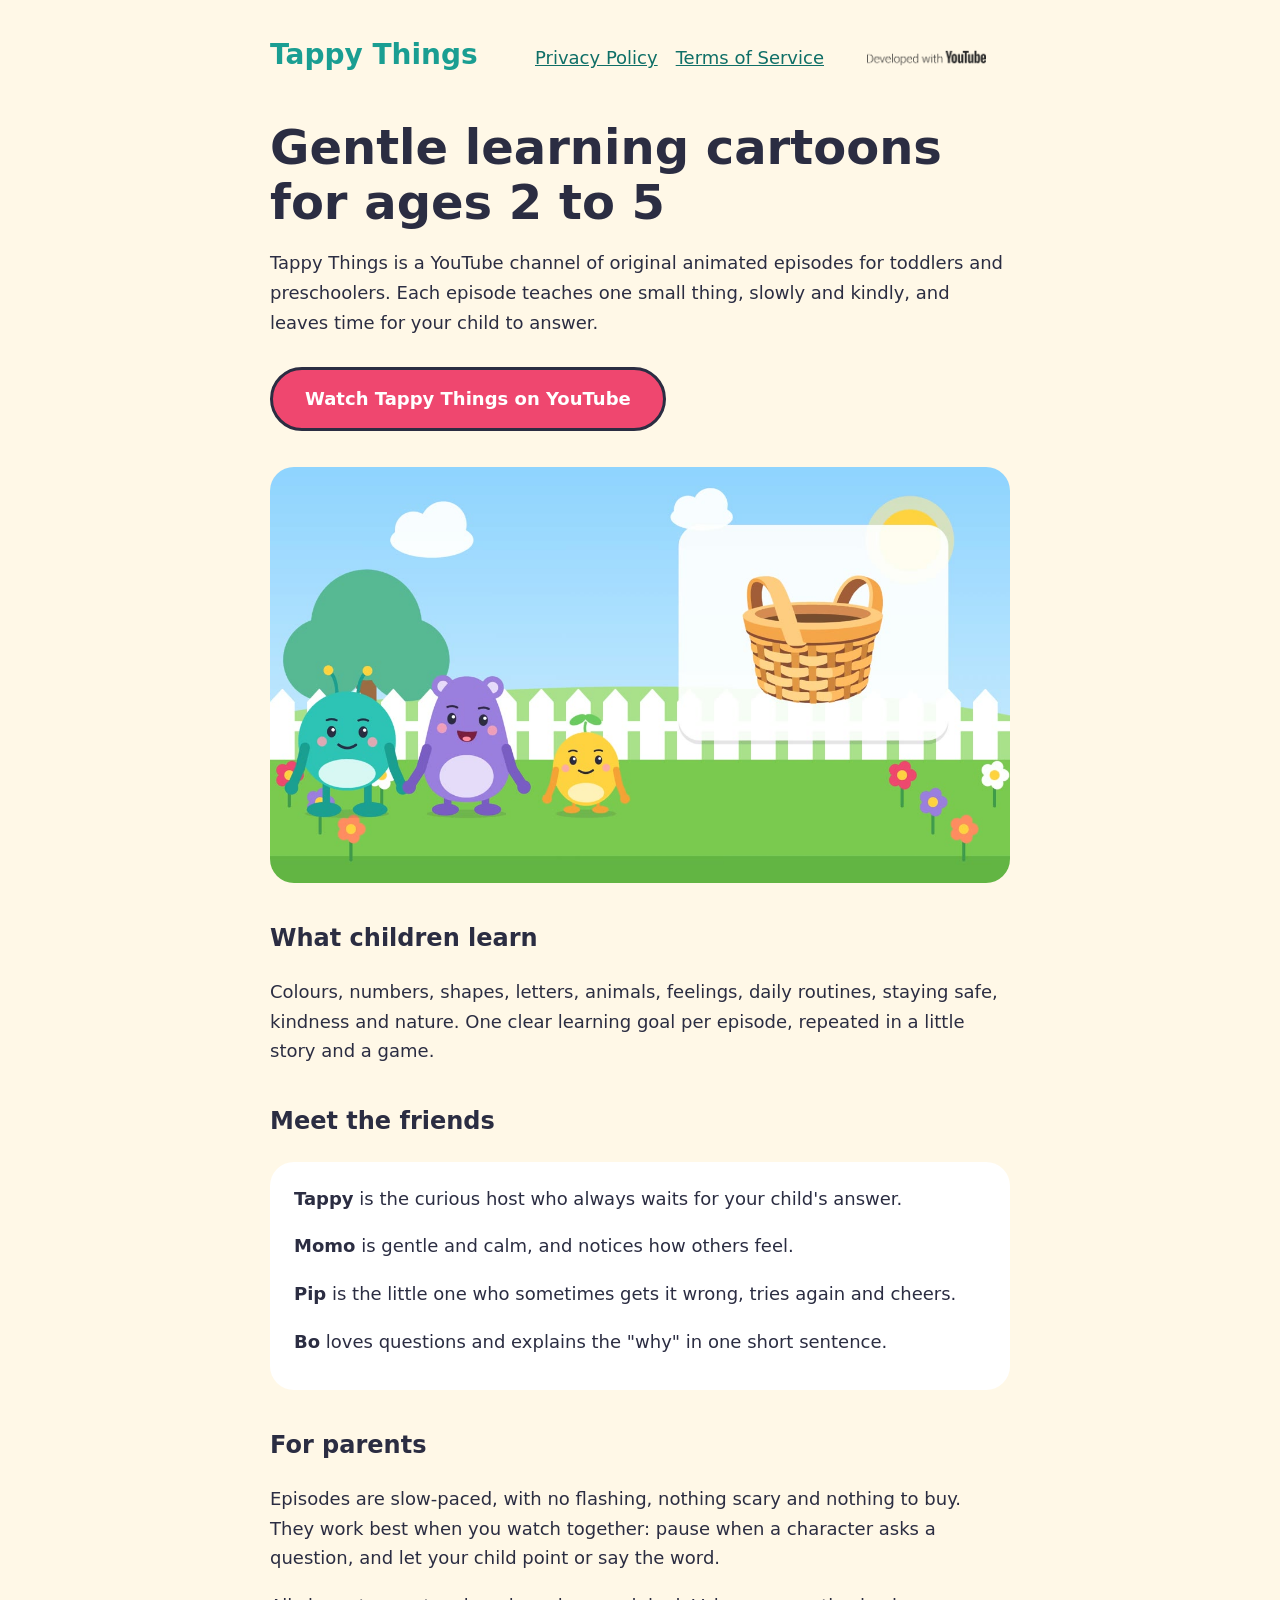
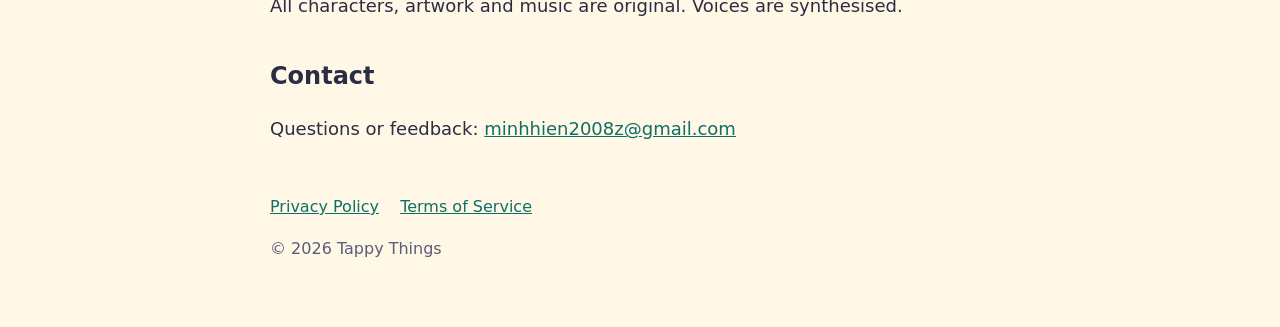
<file: index.html>
<!doctype html>
<html lang="en">
<head>
  <meta charset="utf-8">
  <meta name="viewport" content="width=device-width, initial-scale=1">
  <title>Tappy Things – gentle learning cartoons for ages 2 to 5</title>
  <meta name="description" content="Tappy Things is a YouTube channel of original, calm educational cartoons for children aged 2 to 5: colours, numbers, shapes, letters, feelings and kindness.">
  <link rel="stylesheet" href="style.css">
</head>
<body>
  <header>
    <a class="brand" href="./">Tappy Things</a>
    <nav aria-label="Site">
      <a href="privacy.html">Privacy Policy</a>
      <a href="terms.html">Terms of Service</a>
      <a class="yt" href="https://www.youtube.com/@Tappythings"><img src="developed-with-youtube.png" width="168" height="60" alt="Developed with YouTube"></a>
    </nav>
  </header>

  <main>
    <h1>Gentle learning cartoons for ages 2 to 5</h1>
    <p>Tappy Things is a YouTube channel of original animated episodes for toddlers and preschoolers. Each episode teaches one small thing, slowly and kindly, and leaves time for your child to answer.</p>
    <p><a class="button" href="https://www.youtube.com/@Tappythings">Watch Tappy Things on YouTube</a></p>

    <img class="hero" src="hero.jpg" width="1280" height="720" alt="Tappy, Momo and Pip, three friendly cartoon characters, standing in a sunny garden with a white fence.">

    <h2>What children learn</h2>
    <p>Colours, numbers, shapes, letters, animals, feelings, daily routines, staying safe, kindness and nature. One clear learning goal per episode, repeated in a little story and a game.</p>

    <h2>Meet the friends</h2>
    <div class="card">
      <p><strong>Tappy</strong> is the curious host who always waits for your child's answer.</p>
      <p><strong>Momo</strong> is gentle and calm, and notices how others feel.</p>
      <p><strong>Pip</strong> is the little one who sometimes gets it wrong, tries again and cheers.</p>
      <p><strong>Bo</strong> loves questions and explains the "why" in one short sentence.</p>
    </div>

    <h2>For parents</h2>
    <p>Episodes are slow-paced, with no flashing, nothing scary and nothing to buy. They work best when you watch together: pause when a character asks a question, and let your child point or say the word.</p>
    <p>All characters, artwork and music are original. Voices are synthesised.</p>

    <h2>Contact</h2>
    <p>Questions or feedback: <a href="mailto:minhhien2008z@gmail.com">minhhien2008z@gmail.com</a></p>
  </main>

  <footer>
    <a href="privacy.html">Privacy Policy</a>
    <a href="terms.html">Terms of Service</a>
    <p>© 2026 Tappy Things</p>
  </footer>
</body>
</html>
</file>
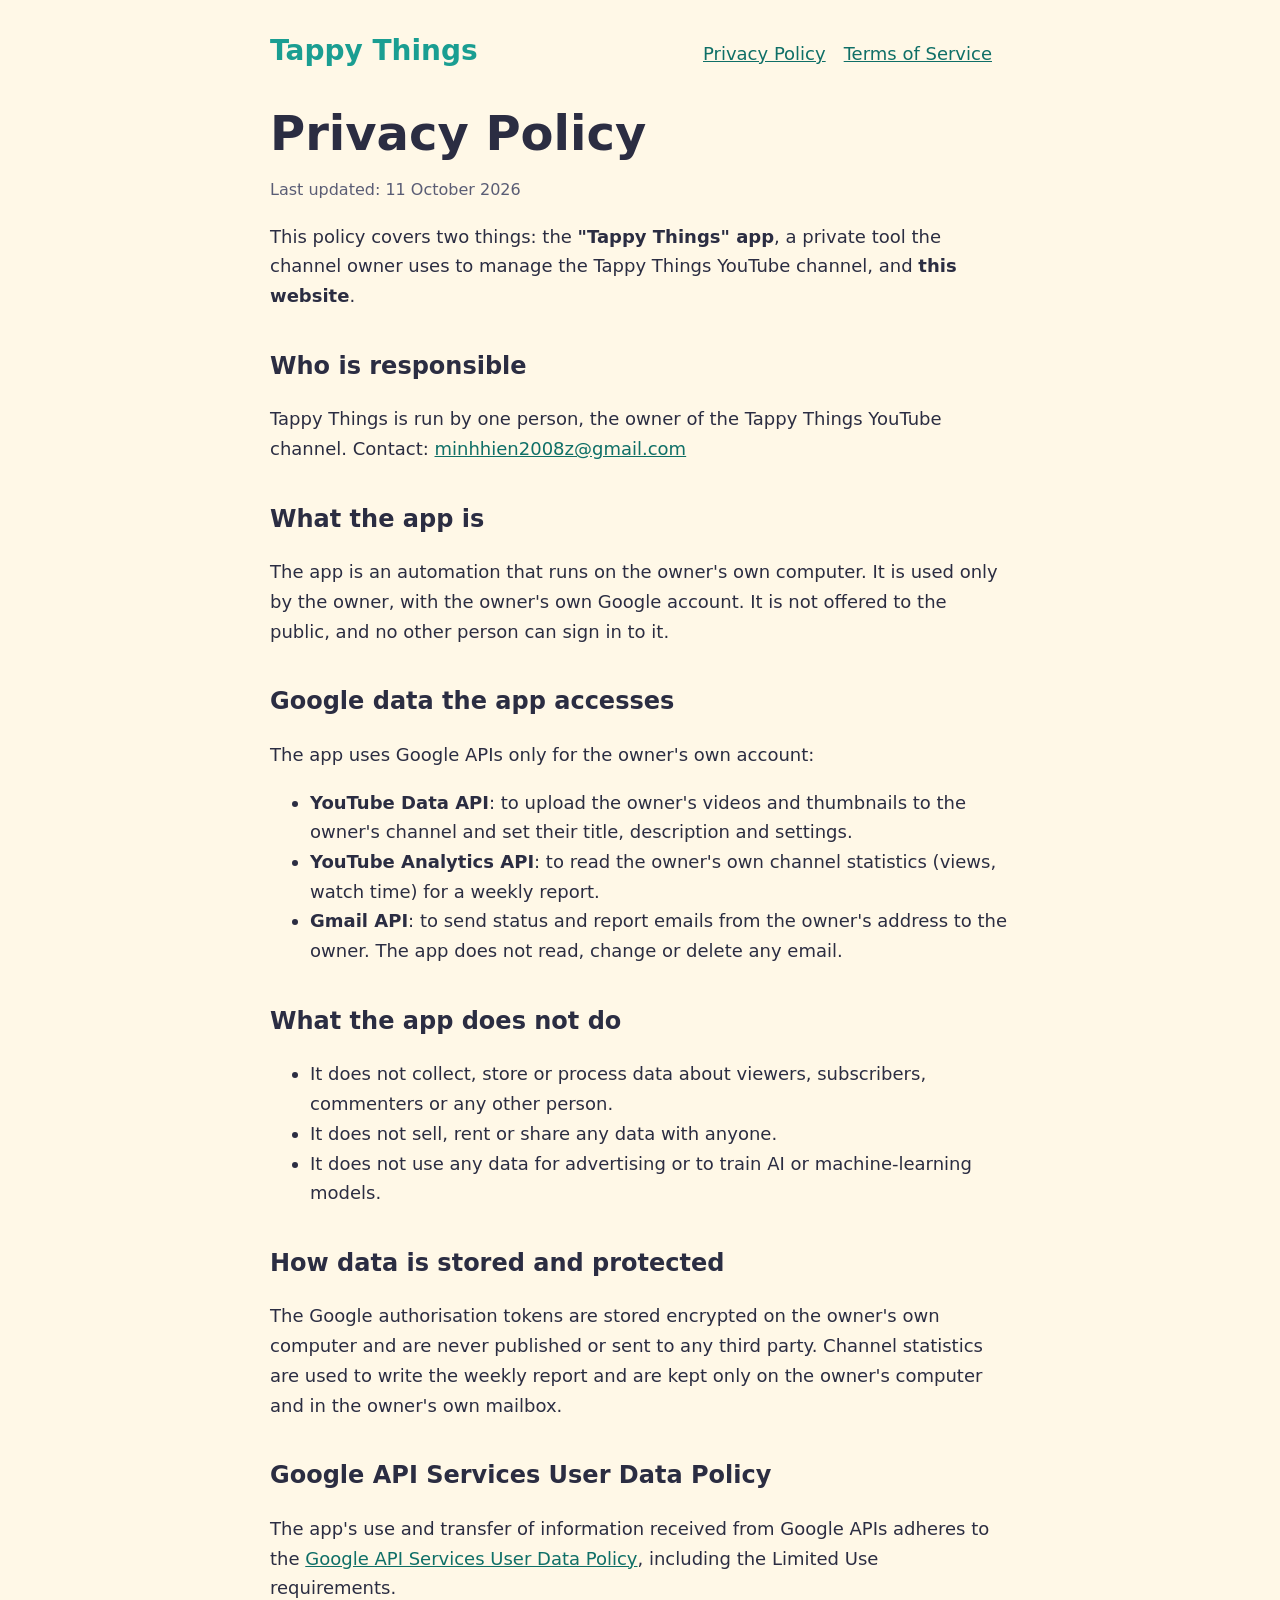
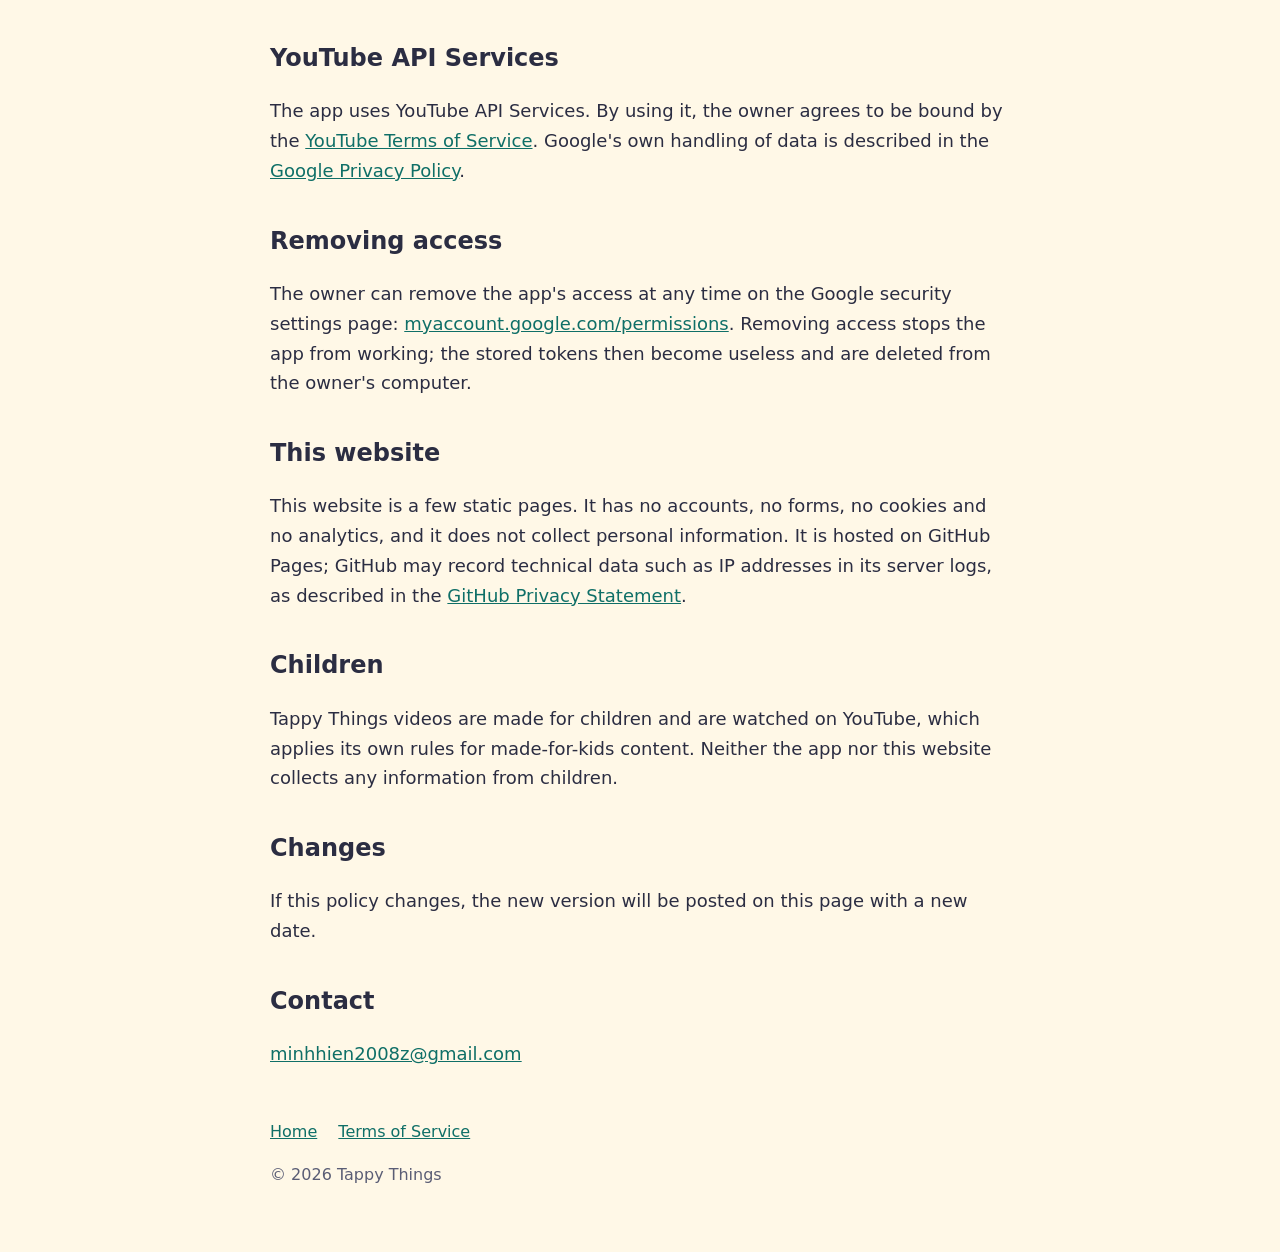
<file: privacy.html>
<!doctype html>
<html lang="en">
<head>
  <meta charset="utf-8">
  <meta name="viewport" content="width=device-width, initial-scale=1">
  <title>Privacy Policy – Tappy Things</title>
  <meta name="description" content="Privacy Policy for the Tappy Things app and website.">
  <link rel="stylesheet" href="style.css">
</head>
<body>
  <header>
    <a class="brand" href="./">Tappy Things</a>
    <nav aria-label="Site">
      <a href="privacy.html" aria-current="page">Privacy Policy</a>
      <a href="terms.html">Terms of Service</a>
    </nav>
  </header>

  <main>
    <h1>Privacy Policy</h1>
    <p class="updated">Last updated: 11 October 2026</p>

    <p>This policy covers two things: the <strong>"Tappy Things" app</strong>, a private tool the channel owner uses to manage the Tappy Things YouTube channel, and <strong>this website</strong>.</p>

    <h2>Who is responsible</h2>
    <p>Tappy Things is run by one person, the owner of the Tappy Things YouTube channel. Contact: <a href="mailto:minhhien2008z@gmail.com">minhhien2008z@gmail.com</a></p>

    <h2>What the app is</h2>
    <p>The app is an automation that runs on the owner's own computer. It is used only by the owner, with the owner's own Google account. It is not offered to the public, and no other person can sign in to it.</p>

    <h2>Google data the app accesses</h2>
    <p>The app uses Google APIs only for the owner's own account:</p>
    <ul>
      <li><strong>YouTube Data API</strong>: to upload the owner's videos and thumbnails to the owner's channel and set their title, description and settings.</li>
      <li><strong>YouTube Analytics API</strong>: to read the owner's own channel statistics (views, watch time) for a weekly report.</li>
      <li><strong>Gmail API</strong>: to send status and report emails from the owner's address to the owner. The app does not read, change or delete any email.</li>
    </ul>

    <h2>What the app does not do</h2>
    <ul>
      <li>It does not collect, store or process data about viewers, subscribers, commenters or any other person.</li>
      <li>It does not sell, rent or share any data with anyone.</li>
      <li>It does not use any data for advertising or to train AI or machine-learning models.</li>
    </ul>

    <h2>How data is stored and protected</h2>
    <p>The Google authorisation tokens are stored encrypted on the owner's own computer and are never published or sent to any third party. Channel statistics are used to write the weekly report and are kept only on the owner's computer and in the owner's own mailbox.</p>

    <h2>Google API Services User Data Policy</h2>
    <p>The app's use and transfer of information received from Google APIs adheres to the <a href="https://developers.google.com/terms/api-services-user-data-policy">Google API Services User Data Policy</a>, including the Limited Use requirements.</p>

    <h2 id="youtube">YouTube API Services</h2>
    <p>The app uses YouTube API Services. By using it, the owner agrees to be bound by the <a href="https://www.youtube.com/t/terms">YouTube Terms of Service</a>. Google's own handling of data is described in the <a href="https://policies.google.com/privacy">Google Privacy Policy</a>.</p>

    <h2>Removing access</h2>
    <p>The owner can remove the app's access at any time on the Google security settings page: <a href="https://myaccount.google.com/permissions">myaccount.google.com/permissions</a>. Removing access stops the app from working; the stored tokens then become useless and are deleted from the owner's computer.</p>

    <h2>This website</h2>
    <p>This website is a few static pages. It has no accounts, no forms, no cookies and no analytics, and it does not collect personal information. It is hosted on GitHub Pages; GitHub may record technical data such as IP addresses in its server logs, as described in the <a href="https://docs.github.com/en/site-policy/privacy-policies/github-general-privacy-statement">GitHub Privacy Statement</a>.</p>

    <h2>Children</h2>
    <p>Tappy Things videos are made for children and are watched on YouTube, which applies its own rules for made-for-kids content. Neither the app nor this website collects any information from children.</p>

    <h2>Changes</h2>
    <p>If this policy changes, the new version will be posted on this page with a new date.</p>

    <h2>Contact</h2>
    <p><a href="mailto:minhhien2008z@gmail.com">minhhien2008z@gmail.com</a></p>
  </main>

  <footer>
    <a href="./">Home</a>
    <a href="terms.html">Terms of Service</a>
    <p>© 2026 Tappy Things</p>
  </footer>
</body>
</html>
</file>
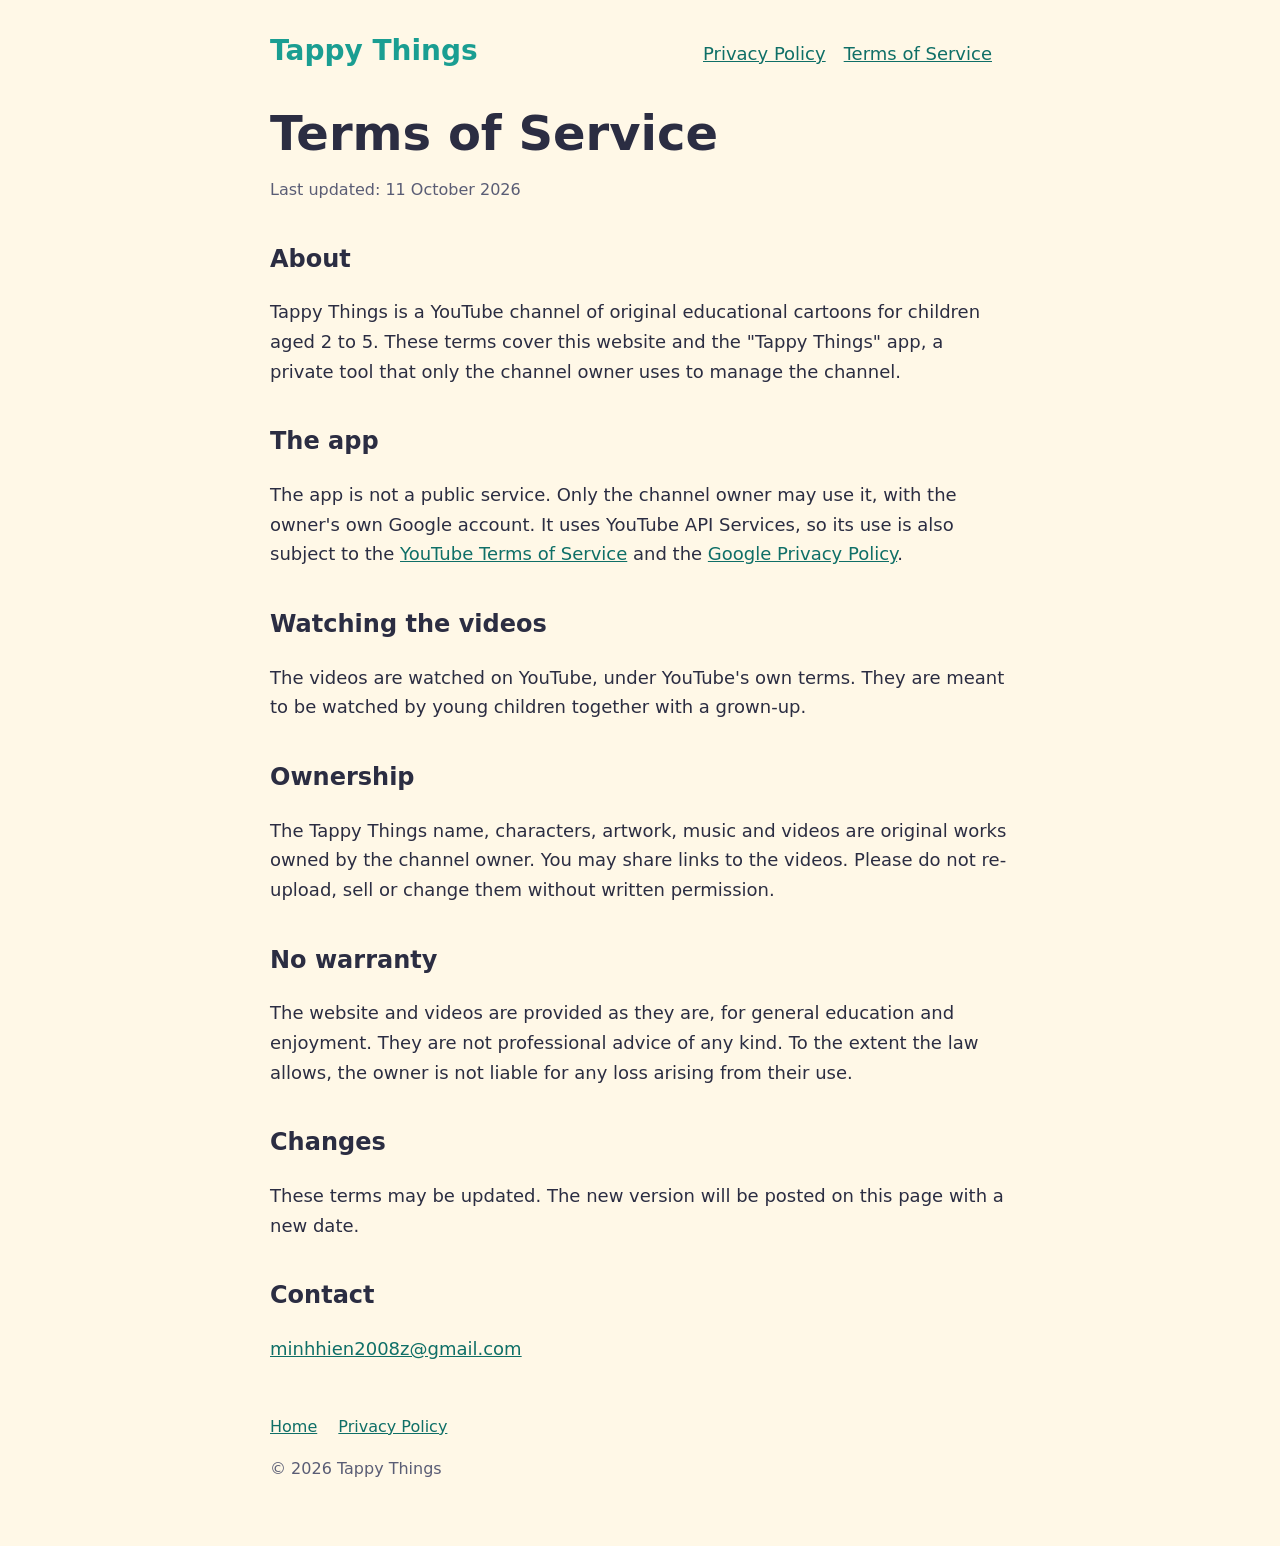
<file: terms.html>
<!doctype html>
<html lang="en">
<head>
  <meta charset="utf-8">
  <meta name="viewport" content="width=device-width, initial-scale=1">
  <title>Terms of Service – Tappy Things</title>
  <meta name="description" content="Terms of Service for the Tappy Things app and website.">
  <link rel="stylesheet" href="style.css">
</head>
<body>
  <header>
    <a class="brand" href="./">Tappy Things</a>
    <nav aria-label="Site">
      <a href="privacy.html">Privacy Policy</a>
      <a href="terms.html" aria-current="page">Terms of Service</a>
    </nav>
  </header>

  <main>
    <h1>Terms of Service</h1>
    <p class="updated">Last updated: 11 October 2026</p>

    <h2>About</h2>
    <p>Tappy Things is a YouTube channel of original educational cartoons for children aged 2 to 5. These terms cover this website and the "Tappy Things" app, a private tool that only the channel owner uses to manage the channel.</p>

    <h2>The app</h2>
    <p>The app is not a public service. Only the channel owner may use it, with the owner's own Google account. It uses YouTube API Services, so its use is also subject to the <a href="https://www.youtube.com/t/terms">YouTube Terms of Service</a> and the <a href="https://policies.google.com/privacy">Google Privacy Policy</a>.</p>

    <h2>Watching the videos</h2>
    <p>The videos are watched on YouTube, under YouTube's own terms. They are meant to be watched by young children together with a grown-up.</p>

    <h2>Ownership</h2>
    <p>The Tappy Things name, characters, artwork, music and videos are original works owned by the channel owner. You may share links to the videos. Please do not re-upload, sell or change them without written permission.</p>

    <h2>No warranty</h2>
    <p>The website and videos are provided as they are, for general education and enjoyment. They are not professional advice of any kind. To the extent the law allows, the owner is not liable for any loss arising from their use.</p>

    <h2>Changes</h2>
    <p>These terms may be updated. The new version will be posted on this page with a new date.</p>

    <h2>Contact</h2>
    <p><a href="mailto:minhhien2008z@gmail.com">minhhien2008z@gmail.com</a></p>
  </main>

  <footer>
    <a href="./">Home</a>
    <a href="privacy.html">Privacy Policy</a>
    <p>© 2026 Tappy Things</p>
  </footer>
</body>
</html>
</file>
<file: style.css>
:root {
  --ink: #2b2d42;
  --cream: #fff8e7;
  --teal: #1a9e92;
  --yellow: #ffd23f;
  --red: #ef476f;
}
* { box-sizing: border-box; }
body {
  margin: 0;
  background: var(--cream);
  color: var(--ink);
  font: 18px/1.65 "Arial Rounded MT Bold", "Nunito", system-ui, -apple-system, "Segoe UI", sans-serif;
}
header, main, footer { max-width: 780px; margin: 0 auto; padding: 0 20px; }
header { padding-top: 28px; display: flex; flex-wrap: wrap; gap: 8px 24px; align-items: baseline; justify-content: space-between; }
.brand { font-size: 28px; font-weight: 700; color: var(--teal); text-decoration: none; }
nav { display: flex; flex-wrap: wrap; align-items: center; }
nav a { margin-right: 18px; }
/* official badge file, unmodified; only scaled */
nav .yt { margin-right: 0; line-height: 0; }
a { color: #0f6f67; }
a:focus-visible { outline: 3px solid var(--red); outline-offset: 3px; border-radius: 4px; }
h1 { font-size: clamp(32px, 6vw, 48px); line-height: 1.15; margin: 32px 0 12px; }
h2 { font-size: 24px; margin: 36px 0 8px; }
.hero { width: 100%; height: auto; border-radius: 24px; display: block; margin: 24px 0; }
.button {
  display: inline-block; margin: 12px 0; padding: 14px 32px; border-radius: 40px;
  background: var(--red); color: #fff; font-weight: 700; text-decoration: none; border: 3px solid var(--ink);
}
.card { background: #fff; border-radius: 24px; padding: 4px 24px 16px; margin: 20px 0; }
.updated { color: #5a5d75; font-size: 16px; }
footer { padding-top: 32px; padding-bottom: 48px; font-size: 16px; color: #5a5d75; }
footer a { margin-right: 16px; }
</file>
